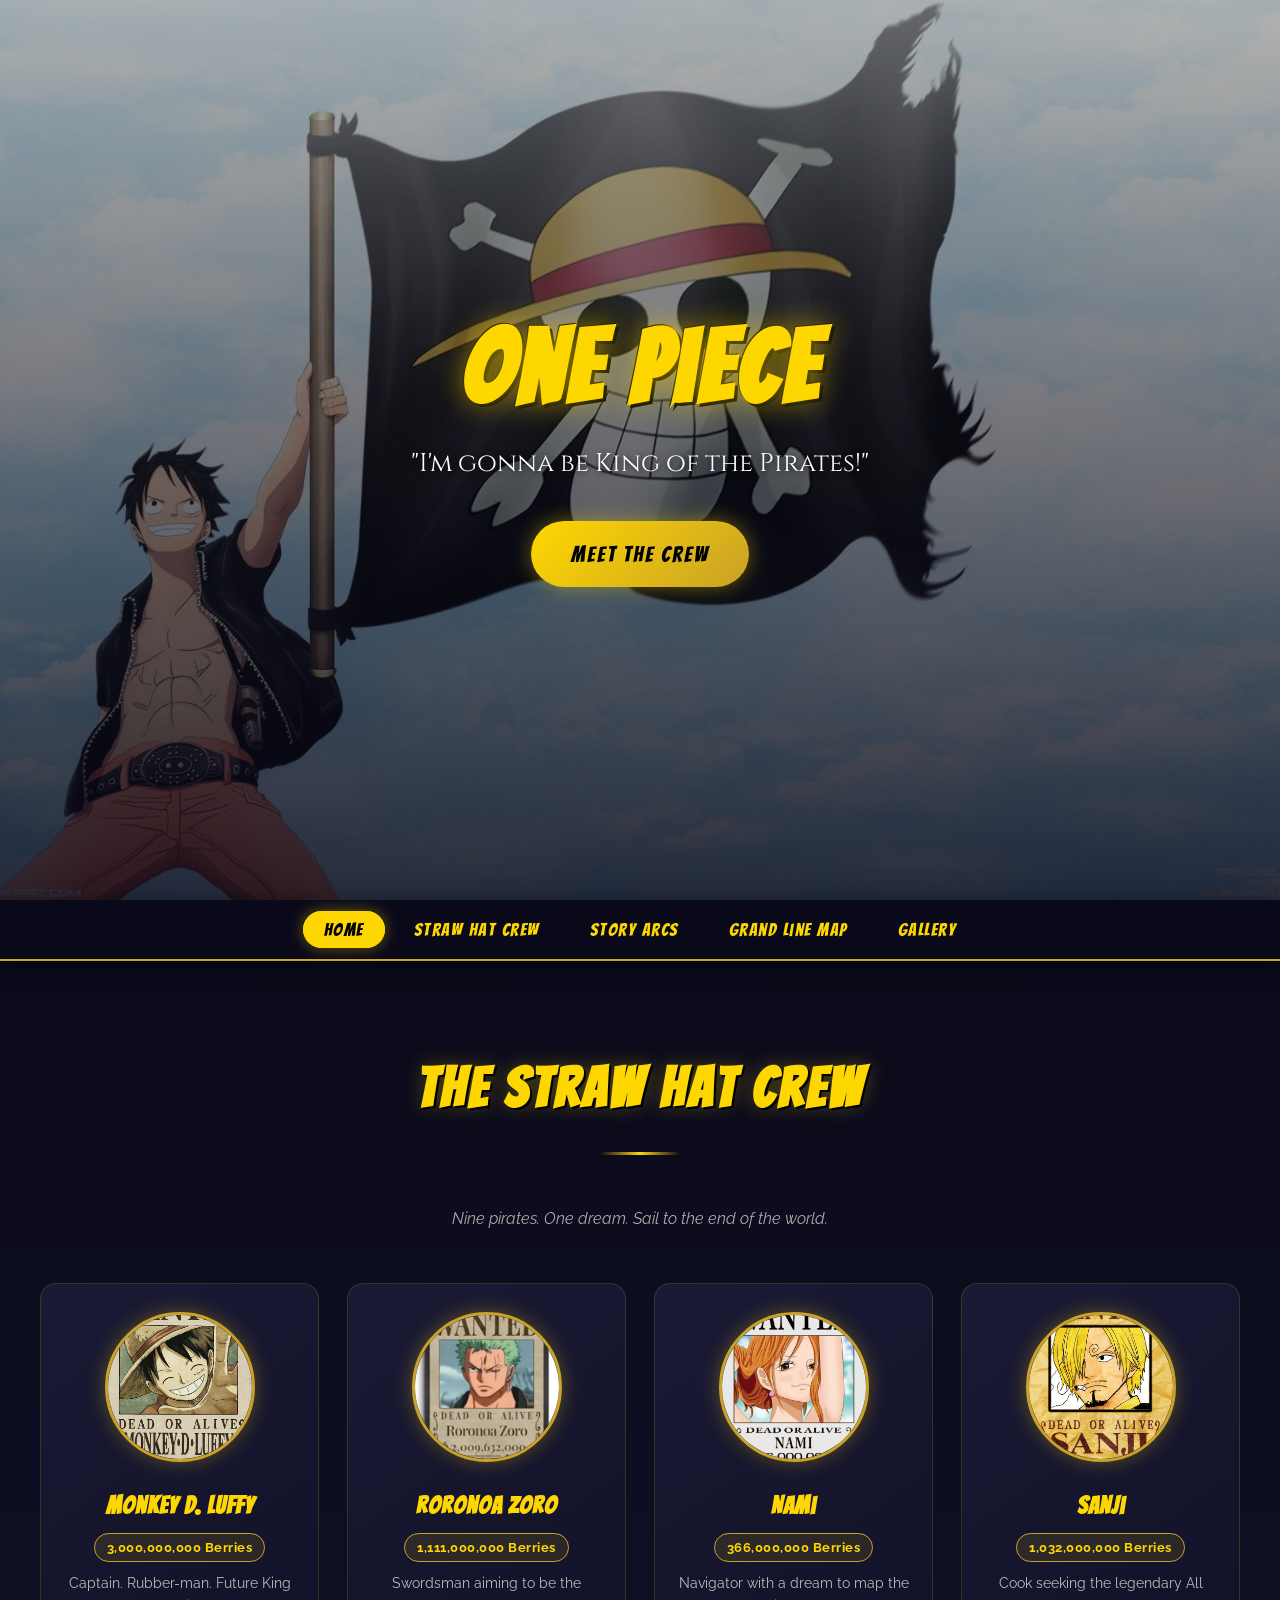
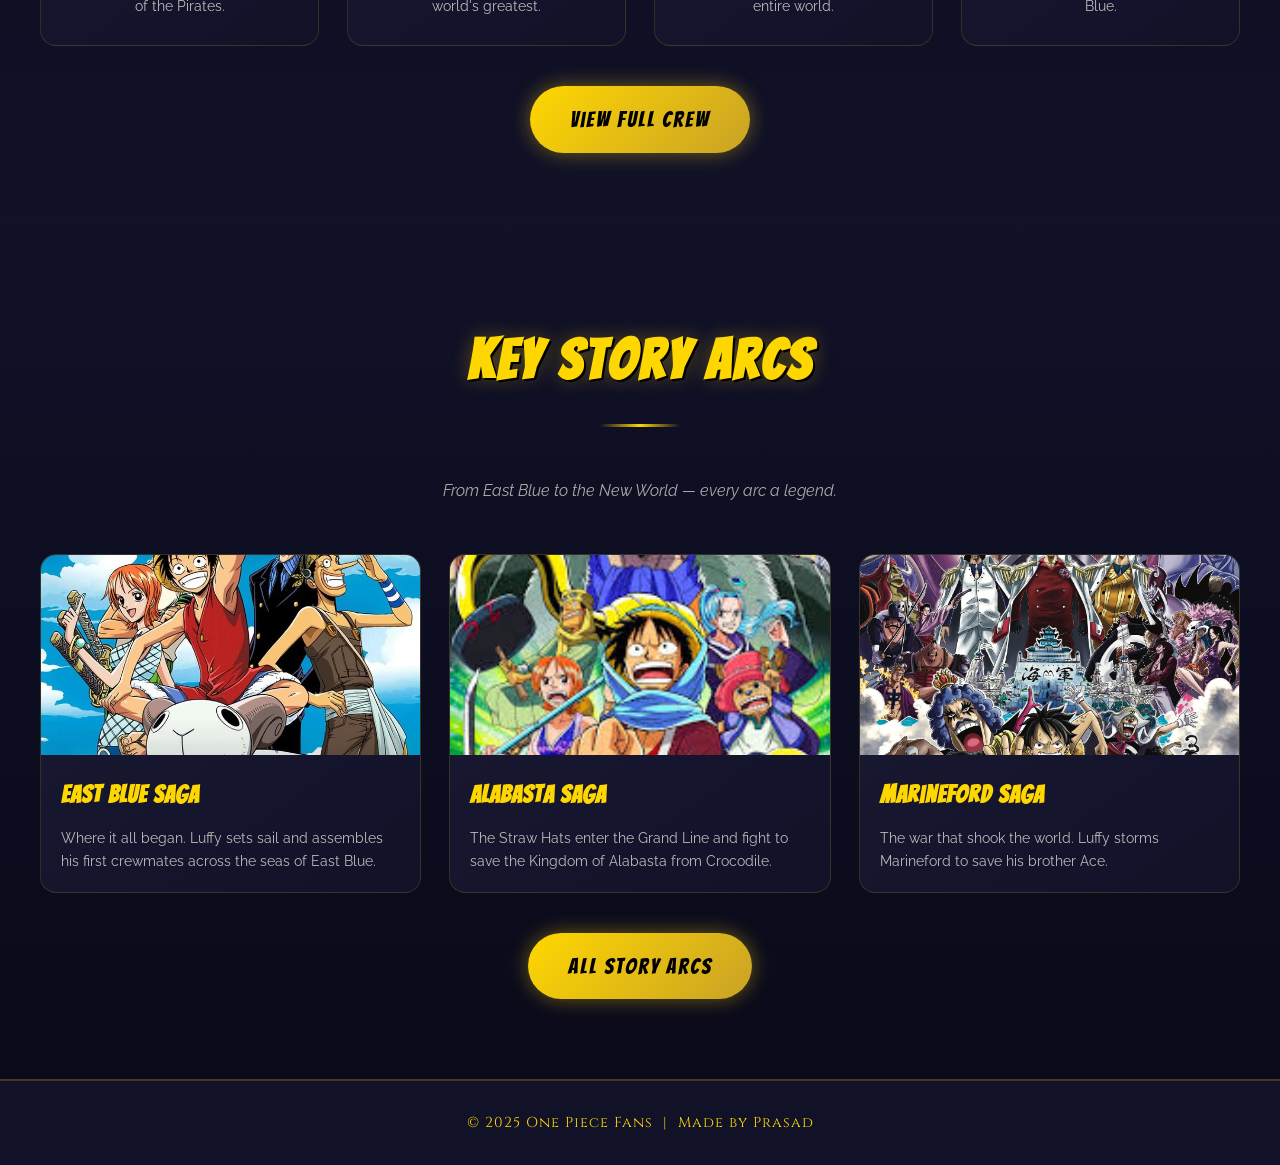
<file: index.html>
<!DOCTYPE html>
<html lang="en">
<head>
    <meta charset="UTF-8">
    <meta name="viewport" content="width=device-width, initial-scale=1.0">
    <title>One Piece — The Straw Hat Journey</title>
    <link rel="stylesheet" href="style.css">
</head>
<body>

  <header id="hero">
    <h1>One Piece</h1>
    <p>"I'm gonna be King of the Pirates!"</p>
    <a href="crew.html" class="hero-btn">Meet the Crew</a>
  </header>

  <nav>
    <ul>
      <li><a href="index.html" class="active">Home</a></li>
      <li><a href="crew.html">Straw Hat Crew</a></li>
      <li><a href="story-arcs.html">Story Arcs</a></li>
      <li><a href="grandlinemap.html">Grand Line Map</a></li>
      <li><a href="gallery.html">Gallery</a></li>
    </ul>
  </nav>

  <main>

    <section id="crew">
      <h2>The Straw Hat Crew</h2>
      <div class="section-divider"></div>
      <p class="section-subtitle">Nine pirates. One dream. Sail to the end of the world.</p>
      <div class="crew-container">
        <div class="crew-member">
          <img src="Luffy Bounty.jpg" alt="Monkey D. Luffy">
          <h3>Monkey D. Luffy</h3>
          <span class="bounty">3,000,000,000 Berries</span>
          <p>Captain. Rubber-man. Future King of the Pirates.</p>
        </div>
        <div class="crew-member">
          <img src="Zoro.webp" alt="Roronoa Zoro">
          <h3>Roronoa Zoro</h3>
          <span class="bounty">1,111,000,000 Berries</span>
          <p>Swordsman aiming to be the world's greatest.</p>
        </div>
        <div class="crew-member">
          <img src="Nami.jpg" alt="Nami">
          <h3>Nami</h3>
          <span class="bounty">366,000,000 Berries</span>
          <p>Navigator with a dream to map the entire world.</p>
        </div>
        <div class="crew-member">
          <img src="Sanji.jpg" alt="Sanji">
          <h3>Sanji</h3>
          <span class="bounty">1,032,000,000 Berries</span>
          <p>Cook seeking the legendary All Blue.</p>
        </div>
      </div>
      <a href="crew.html" class="hero-btn" style="margin-top:40px;display:inline-block;">View Full Crew</a>
    </section>

    <section id="arcs">
      <h2>Key Story Arcs</h2>
      <div class="section-divider"></div>
      <p class="section-subtitle">From East Blue to the New World — every arc a legend.</p>
      <div class="arcs-container">
        <div class="arc">
          <img src="Eastbluearc.webp" alt="East Blue Saga">
          <div class="arc-body">
            <h3>East Blue Saga</h3>
            <p>Where it all began. Luffy sets sail and assembles his first crewmates across the seas of East Blue.</p>
          </div>
        </div>
        <div class="arc">
          <img src="albasta.jpg" alt="Alabasta Saga">
          <div class="arc-body">
            <h3>Alabasta Saga</h3>
            <p>The Straw Hats enter the Grand Line and fight to save the Kingdom of Alabasta from Crocodile.</p>
          </div>
        </div>
        <div class="arc">
          <img src="Marinefold.jpg" alt="Marineford Saga">
          <div class="arc-body">
            <h3>Marineford Saga</h3>
            <p>The war that shook the world. Luffy storms Marineford to save his brother Ace.</p>
          </div>
        </div>
      </div>
      <a href="story-arcs.html" class="hero-btn" style="margin-top:40px;display:inline-block;">All Story Arcs</a>
    </section>

  </main>

  <footer>
    <p>&copy; 2025 One Piece Fans &nbsp;|&nbsp; Made by Prasad</p>
  </footer>

</body>
</html>
</file>
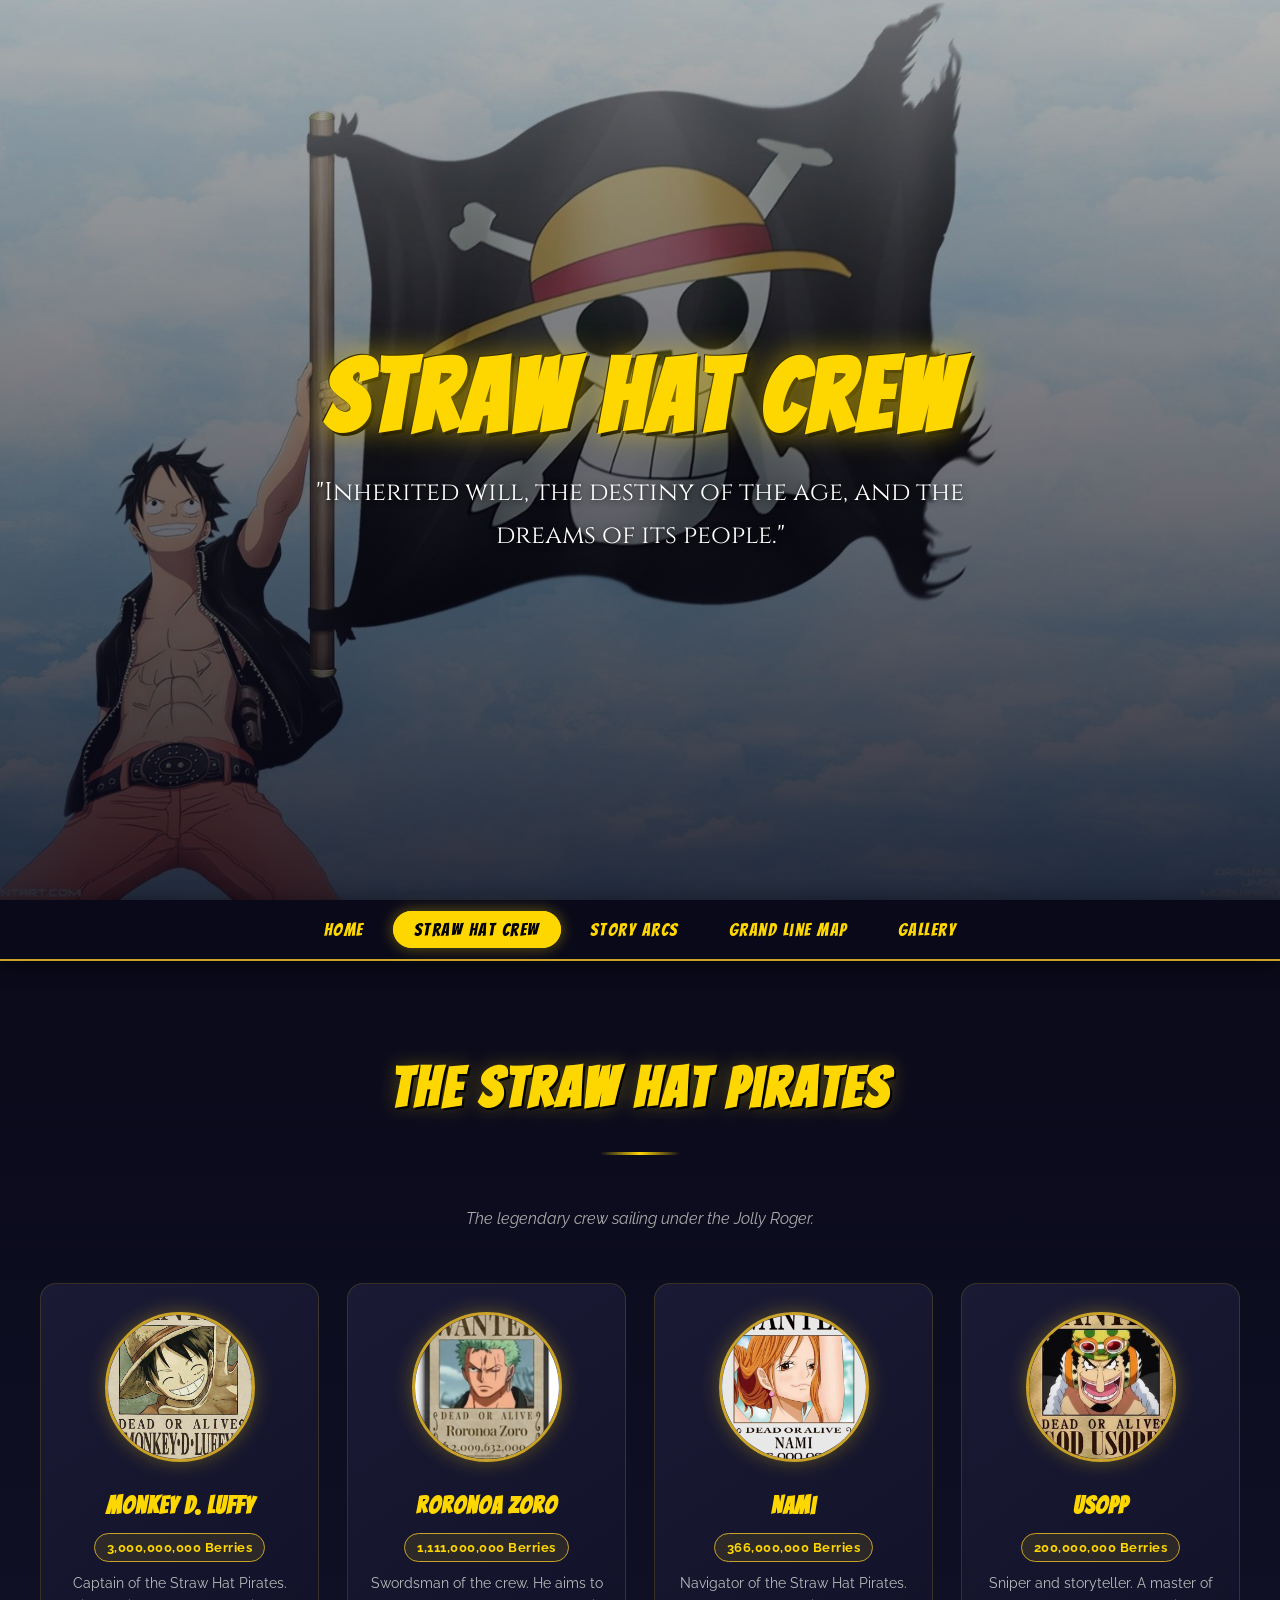
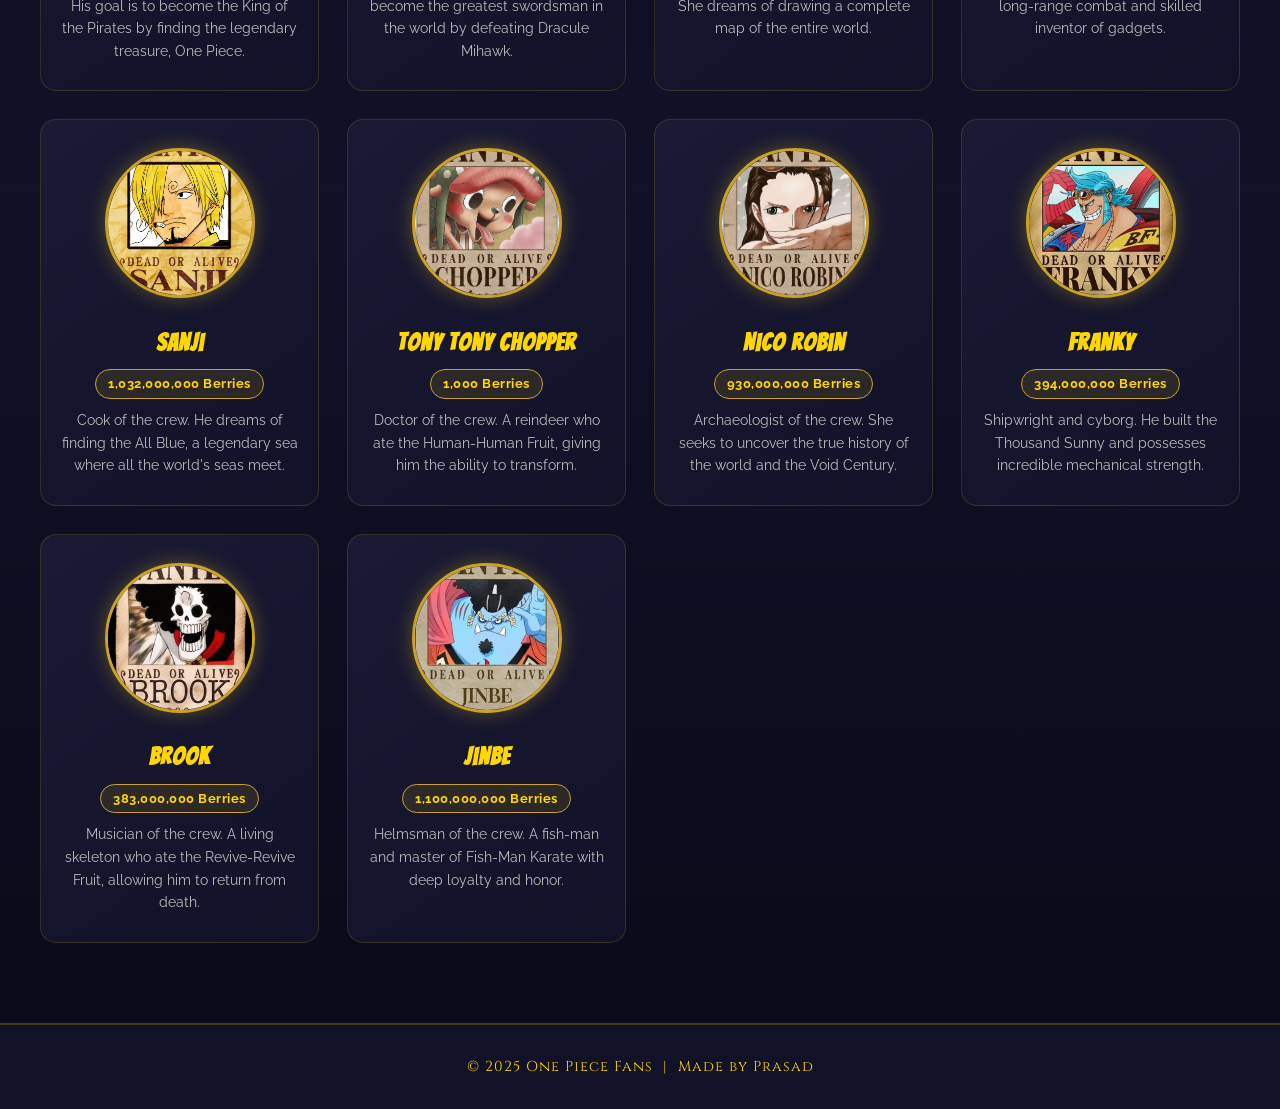
<file: crew.html>
<!DOCTYPE html>
<html lang="en">
<head>
    <meta charset="UTF-8">
    <meta name="viewport" content="width=device-width, initial-scale=1.0">
    <title>Straw Hat Crew — One Piece</title>
    <link rel="stylesheet" href="style.css">
</head>
<body>

  <header id="hero">
    <h1>Straw Hat Crew</h1>
    <p>"Inherited will, the destiny of the age, and the dreams of its people."</p>
  </header>

  <nav>
    <ul>
      <li><a href="index.html">Home</a></li>
      <li><a href="crew.html" class="active">Straw Hat Crew</a></li>
      <li><a href="story-arcs.html">Story Arcs</a></li>
      <li><a href="grandlinemap.html">Grand Line Map</a></li>
      <li><a href="gallery.html">Gallery</a></li>
    </ul>
  </nav>

  <main>
    <section id="crew">
      <h2>The Straw Hat Pirates</h2>
      <div class="section-divider"></div>
      <p class="section-subtitle">The legendary crew sailing under the Jolly Roger.</p>
      <div class="crew-container">

        <div class="crew-member">
          <img src="Luffy Bounty.jpg" alt="Monkey D. Luffy">
          <h3>Monkey D. Luffy</h3>
          <span class="bounty">3,000,000,000 Berries</span>
          <p>Captain of the Straw Hat Pirates. His goal is to become the King of the Pirates by finding the legendary treasure, One Piece.</p>
        </div>

        <div class="crew-member">
          <img src="Zoro.webp" alt="Roronoa Zoro">
          <h3>Roronoa Zoro</h3>
          <span class="bounty">1,111,000,000 Berries</span>
          <p>Swordsman of the crew. He aims to become the greatest swordsman in the world by defeating Dracule Mihawk.</p>
        </div>

        <div class="crew-member">
          <img src="Nami.jpg" alt="Nami">
          <h3>Nami</h3>
          <span class="bounty">366,000,000 Berries</span>
          <p>Navigator of the Straw Hat Pirates. She dreams of drawing a complete map of the entire world.</p>
        </div>

        <div class="crew-member">
          <img src="Ussop.jpg" alt="Usopp">
          <h3>Usopp</h3>
          <span class="bounty">200,000,000 Berries</span>
          <p>Sniper and storyteller. A master of long-range combat and skilled inventor of gadgets.</p>
        </div>

        <div class="crew-member">
          <img src="Sanji.jpg" alt="Sanji">
          <h3>Sanji</h3>
          <span class="bounty">1,032,000,000 Berries</span>
          <p>Cook of the crew. He dreams of finding the All Blue, a legendary sea where all the world's seas meet.</p>
        </div>

        <div class="crew-member">
          <img src="Chopper.jpg" alt="Tony Tony Chopper">
          <h3>Tony Tony Chopper</h3>
          <span class="bounty">1,000 Berries</span>
          <p>Doctor of the crew. A reindeer who ate the Human-Human Fruit, giving him the ability to transform.</p>
        </div>

        <div class="crew-member">
          <img src="Nico.jpg" alt="Nico Robin">
          <h3>Nico Robin</h3>
          <span class="bounty">930,000,000 Berries</span>
          <p>Archaeologist of the crew. She seeks to uncover the true history of the world and the Void Century.</p>
        </div>

        <div class="crew-member">
          <img src="franky.jpg" alt="Franky">
          <h3>Franky</h3>
          <span class="bounty">394,000,000 Berries</span>
          <p>Shipwright and cyborg. He built the Thousand Sunny and possesses incredible mechanical strength.</p>
        </div>

        <div class="crew-member">
          <img src="Brook.jpg" alt="Brook">
          <h3>Brook</h3>
          <span class="bounty">383,000,000 Berries</span>
          <p>Musician of the crew. A living skeleton who ate the Revive-Revive Fruit, allowing him to return from death.</p>
        </div>

        <div class="crew-member">
          <img src="Jinbei.jpg" alt="Jinbe">
          <h3>Jinbe</h3>
          <span class="bounty">1,100,000,000 Berries</span>
          <p>Helmsman of the crew. A fish-man and master of Fish-Man Karate with deep loyalty and honor.</p>
        </div>

      </div>
    </section>
  </main>

  <footer>
    <p>&copy; 2025 One Piece Fans &nbsp;|&nbsp; Made by Prasad</p>
  </footer>

</body>
</html>
</file>
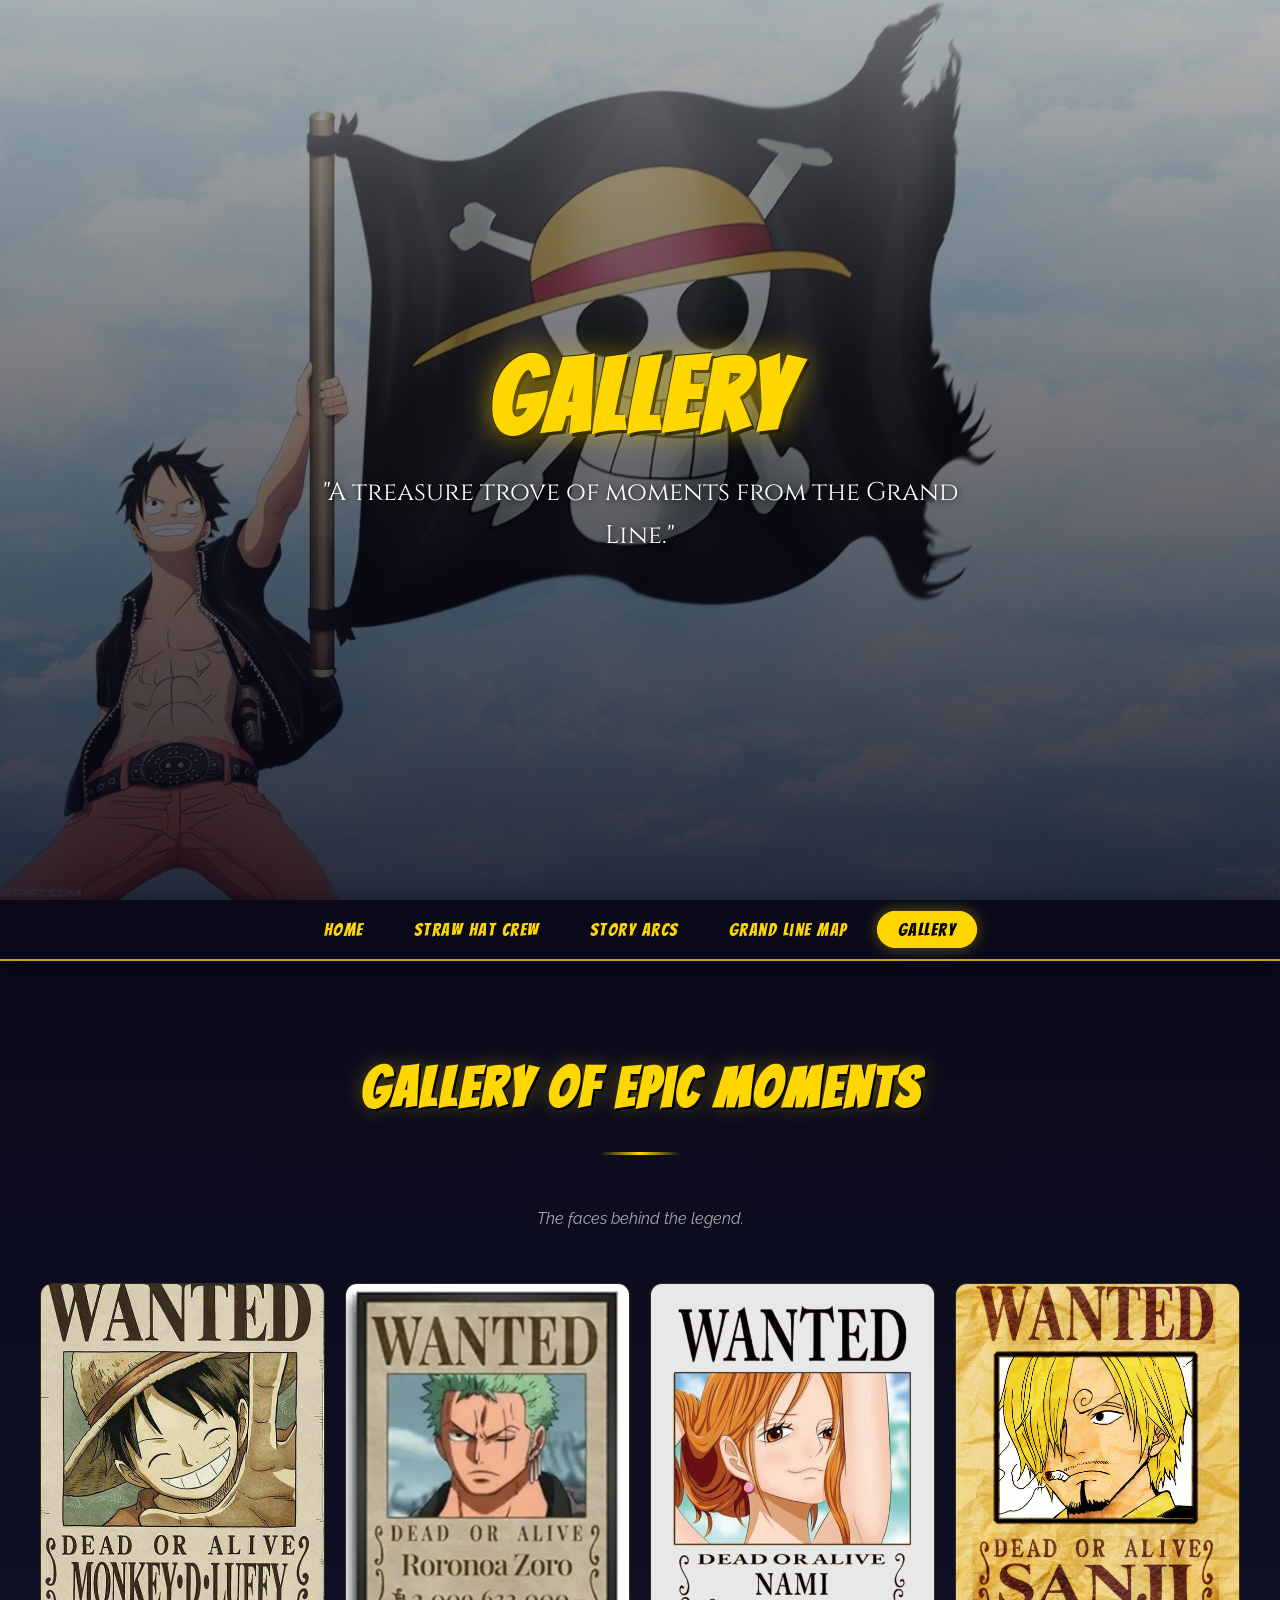
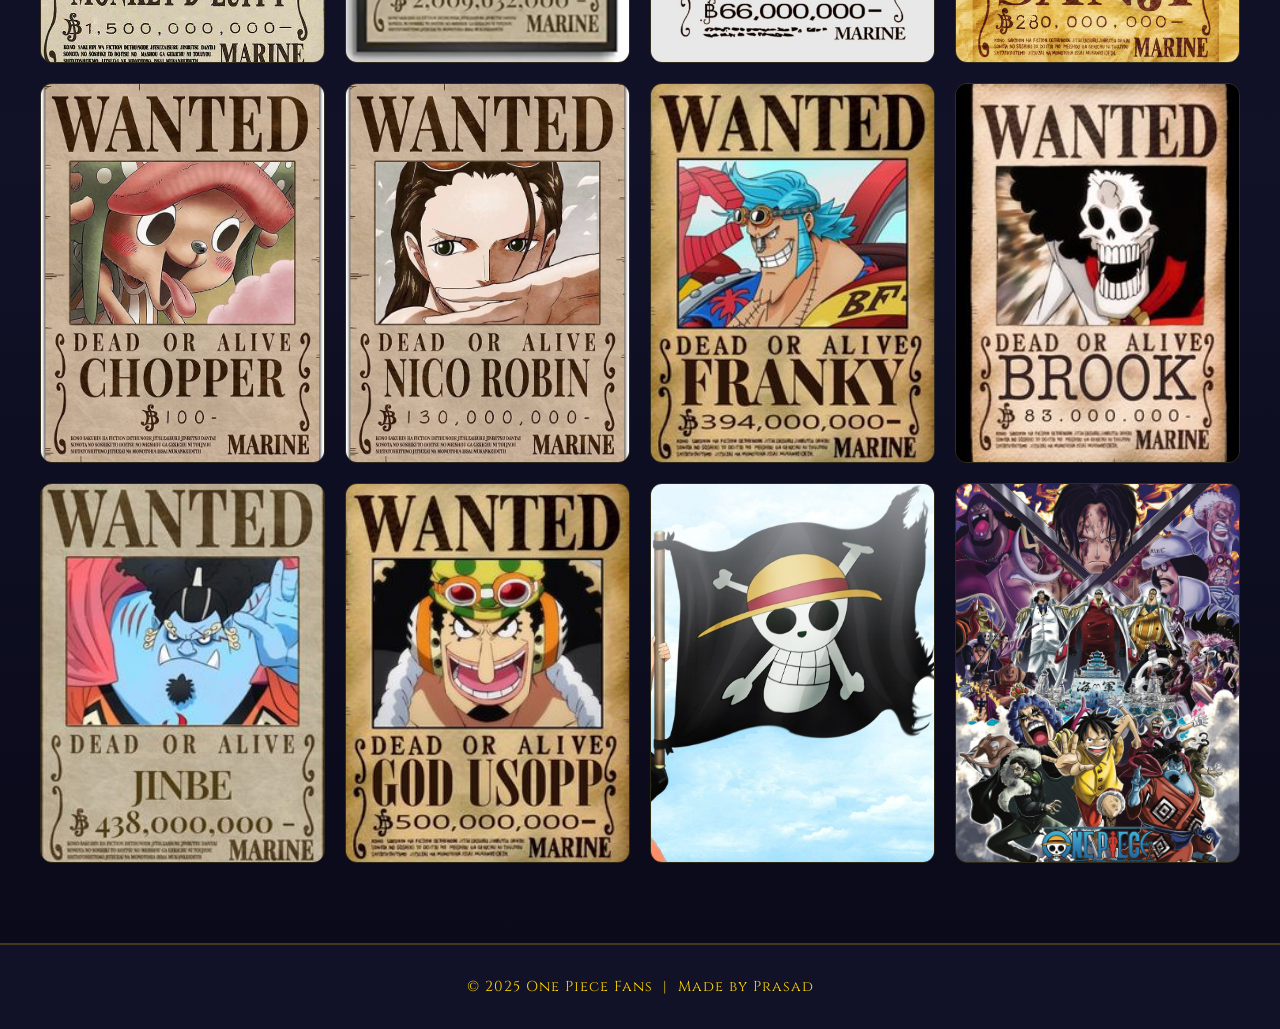
<file: gallery.html>
<!DOCTYPE html>
<html lang="en">
<head>
    <meta charset="UTF-8">
    <meta name="viewport" content="width=device-width, initial-scale=1.0">
    <title>Gallery — One Piece</title>
    <link rel="stylesheet" href="style.css">
</head>
<body>

  <header id="gallery-hero">
    <h1>Gallery</h1>
    <p>"A treasure trove of moments from the Grand Line."</p>
  </header>

  <nav>
    <ul>
      <li><a href="index.html">Home</a></li>
      <li><a href="crew.html">Straw Hat Crew</a></li>
      <li><a href="story-arcs.html">Story Arcs</a></li>
      <li><a href="grandlinemap.html">Grand Line Map</a></li>
      <li><a href="gallery.html" class="active">Gallery</a></li>
    </ul>
  </nav>

  <main>
    <section id="gallery">
      <h2>Gallery of Epic Moments</h2>
      <div class="section-divider"></div>
      <p class="section-subtitle">The faces behind the legend.</p>
      <div class="gallery-container">

        <div class="gallery-item">
          <img src="Luffy Bounty.jpg" alt="Monkey D. Luffy">
          <div class="overlay"><p>Monkey D. Luffy</p></div>
        </div>

        <div class="gallery-item">
          <img src="Zoro.webp" alt="Roronoa Zoro">
          <div class="overlay"><p>Roronoa Zoro</p></div>
        </div>

        <div class="gallery-item">
          <img src="Nami.jpg" alt="Nami">
          <div class="overlay"><p>Nami</p></div>
        </div>

        <div class="gallery-item">
          <img src="Sanji.jpg" alt="Sanji">
          <div class="overlay"><p>Sanji</p></div>
        </div>

        <div class="gallery-item">
          <img src="Chopper.jpg" alt="Tony Tony Chopper">
          <div class="overlay"><p>Tony Tony Chopper</p></div>
        </div>

        <div class="gallery-item">
          <img src="Nico.jpg" alt="Nico Robin">
          <div class="overlay"><p>Nico Robin</p></div>
        </div>

        <div class="gallery-item">
          <img src="franky.jpg" alt="Franky">
          <div class="overlay"><p>Franky</p></div>
        </div>

        <div class="gallery-item">
          <img src="Brook.jpg" alt="Brook">
          <div class="overlay"><p>Brook</p></div>
        </div>

        <div class="gallery-item">
          <img src="Jinbei.jpg" alt="Jinbe">
          <div class="overlay"><p>Jinbe</p></div>
        </div>

        <div class="gallery-item">
          <img src="Ussop.jpg" alt="Usopp">
          <div class="overlay"><p>Usopp</p></div>
        </div>

        <div class="gallery-item">
          <img src="jollyRoger.jpg" alt="Jolly Roger">
          <div class="overlay"><p>Jolly Roger</p></div>
        </div>

        <div class="gallery-item">
          <img src="Marinefold.jpg" alt="Marineford War">
          <div class="overlay"><p>Marineford War</p></div>
        </div>

      </div>
    </section>
  </main>

  <footer>
    <p>&copy; 2025 One Piece Fans &nbsp;|&nbsp; Made by Prasad</p>
  </footer>

</body>
</html>
</file>
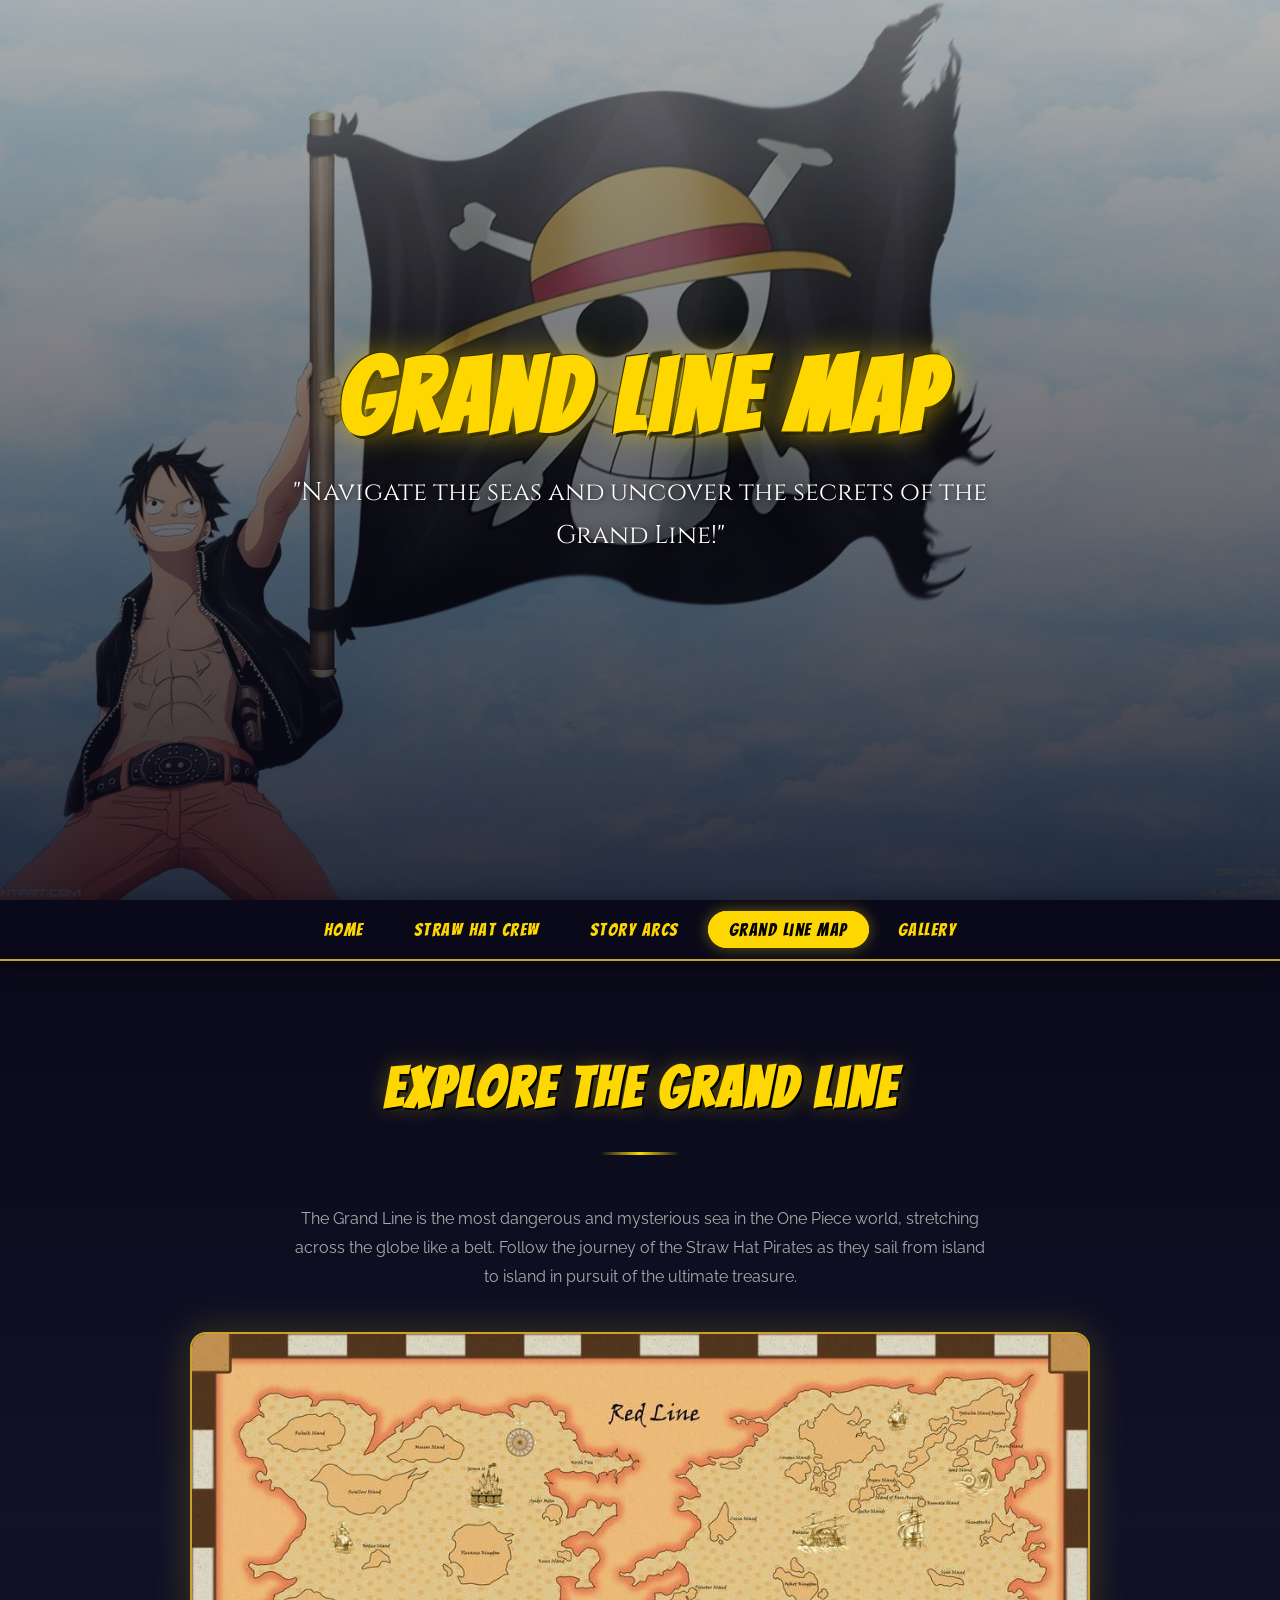
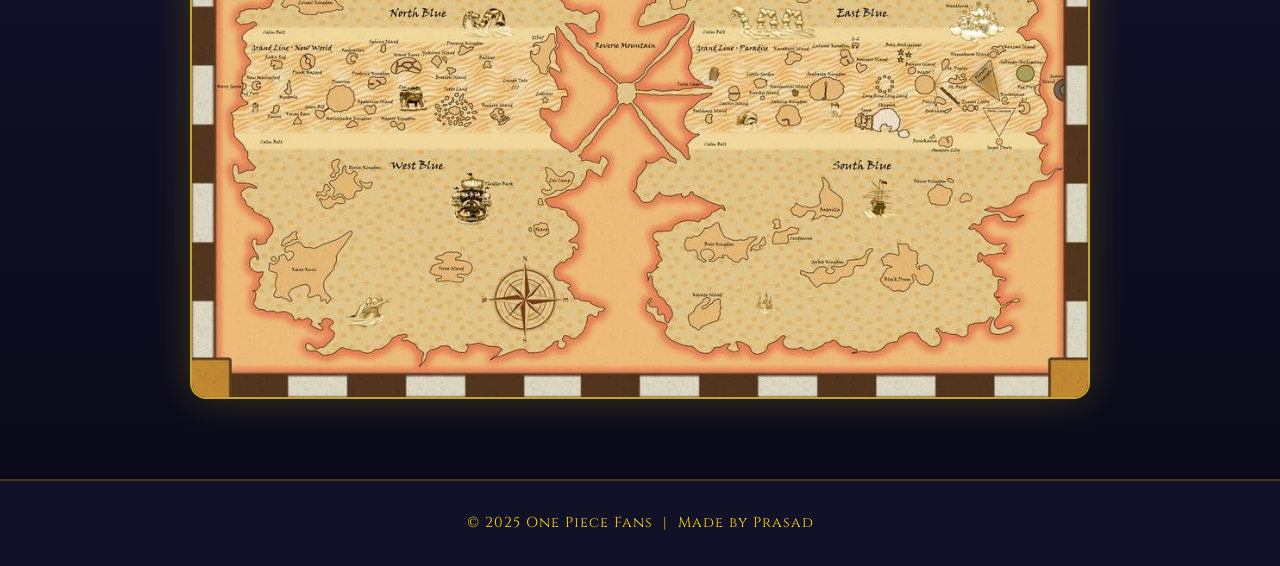
<file: grandlinemap.html>
<!DOCTYPE html>
<html lang="en">
<head>
    <meta charset="UTF-8">
    <meta name="viewport" content="width=device-width, initial-scale=1.0">
    <title>Grand Line Map — One Piece</title>
    <link rel="stylesheet" href="style.css">
</head>
<body>

  <header id="grandline-hero">
    <h1>Grand Line Map</h1>
    <p>"Navigate the seas and uncover the secrets of the Grand Line!"</p>
  </header>

  <nav>
    <ul>
      <li><a href="index.html">Home</a></li>
      <li><a href="crew.html">Straw Hat Crew</a></li>
      <li><a href="story-arcs.html">Story Arcs</a></li>
      <li><a href="grandlinemap.html" class="active">Grand Line Map</a></li>
      <li><a href="gallery.html">Gallery</a></li>
    </ul>
  </nav>

  <main>
    <section id="grand-line-map">
      <h2>Explore the Grand Line</h2>
      <div class="section-divider"></div>
      <p class="map-description">
        The Grand Line is the most dangerous and mysterious sea in the One Piece world,
        stretching across the globe like a belt. Follow the journey of the Straw Hat Pirates
        as they sail from island to island in pursuit of the ultimate treasure.
      </p>
      <div class="map-container">
        <img src="Map.jpg" alt="Grand Line Map">
      </div>
    </section>
  </main>

  <footer>
    <p>&copy; 2025 One Piece Fans &nbsp;|&nbsp; Made by Prasad</p>
  </footer>

</body>
</html>
</file>
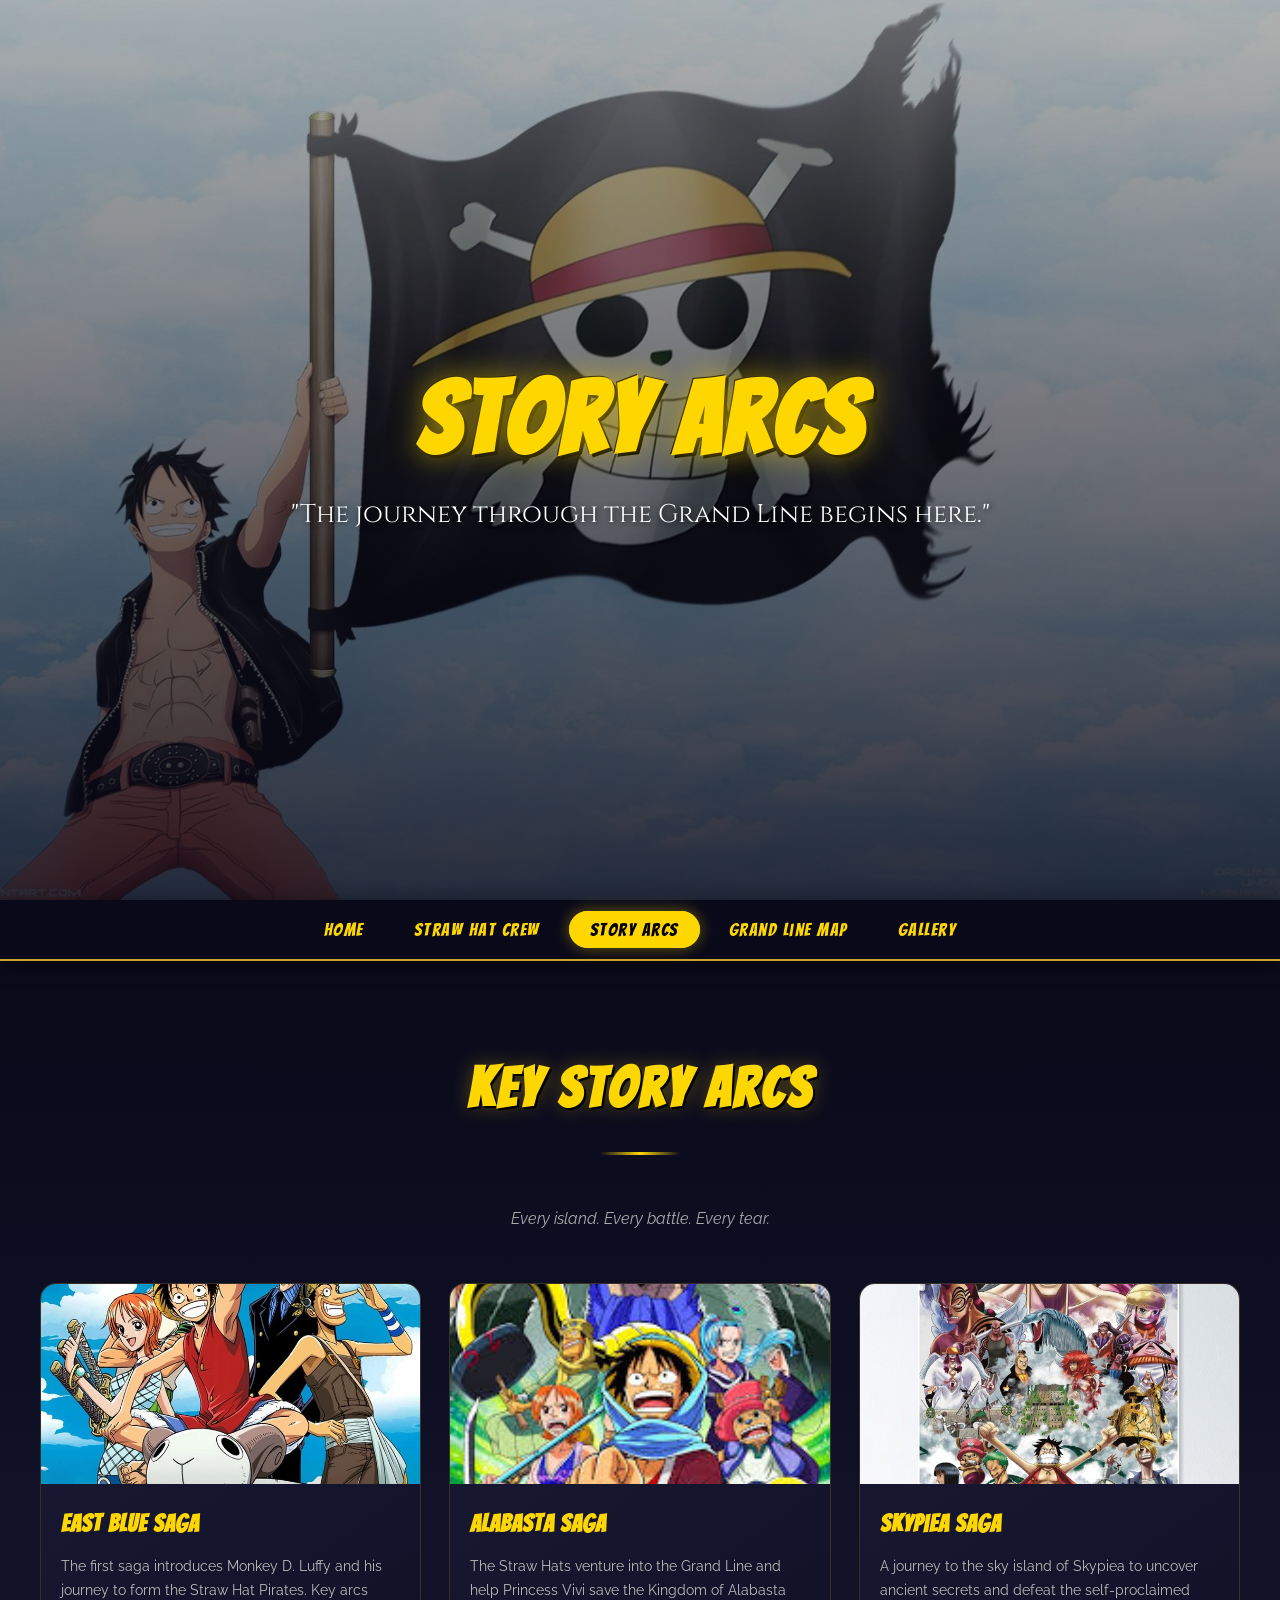
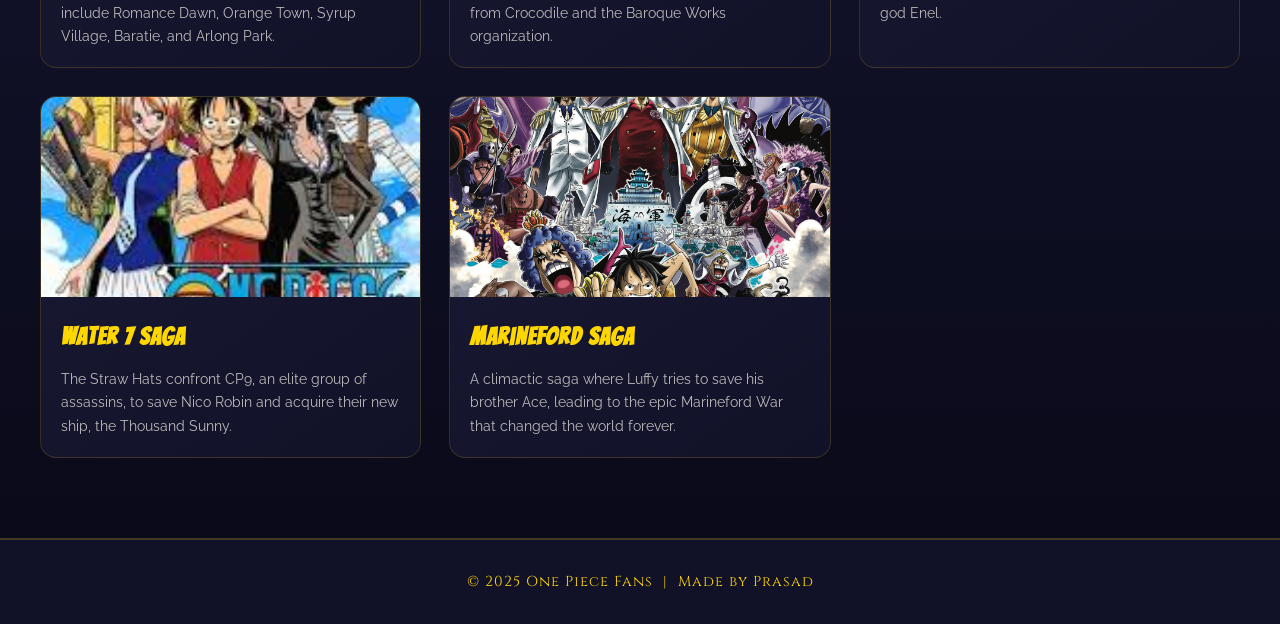
<file: story-arcs.html>
<!DOCTYPE html>
<html lang="en">
<head>
    <meta charset="UTF-8">
    <meta name="viewport" content="width=device-width, initial-scale=1.0">
    <title>Story Arcs — One Piece</title>
    <link rel="stylesheet" href="style.css">
</head>
<body>

  <header id="story-arcs-hero">
    <h1>Story Arcs</h1>
    <p>"The journey through the Grand Line begins here."</p>
  </header>

  <nav>
    <ul>
      <li><a href="index.html">Home</a></li>
      <li><a href="crew.html">Straw Hat Crew</a></li>
      <li><a href="story-arcs.html" class="active">Story Arcs</a></li>
      <li><a href="grandlinemap.html">Grand Line Map</a></li>
      <li><a href="gallery.html">Gallery</a></li>
    </ul>
  </nav>

  <main>
    <section id="story-arcs">
      <h2>Key Story Arcs</h2>
      <div class="section-divider"></div>
      <p class="section-subtitle">Every island. Every battle. Every tear.</p>
      <div class="arcs-container">

        <div class="arc">
          <img src="Eastbluearc.webp" alt="East Blue Saga">
          <div class="arc-body">
            <h3>East Blue Saga</h3>
            <p>The first saga introduces Monkey D. Luffy and his journey to form the Straw Hat Pirates. Key arcs include Romance Dawn, Orange Town, Syrup Village, Baratie, and Arlong Park.</p>
          </div>
        </div>

        <div class="arc">
          <img src="albasta.jpg" alt="Alabasta Saga">
          <div class="arc-body">
            <h3>Alabasta Saga</h3>
            <p>The Straw Hats venture into the Grand Line and help Princess Vivi save the Kingdom of Alabasta from Crocodile and the Baroque Works organization.</p>
          </div>
        </div>

        <div class="arc">
          <img src="skypia.jpg" alt="Skypiea Saga">
          <div class="arc-body">
            <h3>Skypiea Saga</h3>
            <p>A journey to the sky island of Skypiea to uncover ancient secrets and defeat the self-proclaimed god Enel.</p>
          </div>
        </div>

        <div class="arc">
          <img src="water7.jpg" alt="Water 7 Saga">
          <div class="arc-body">
            <h3>Water 7 Saga</h3>
            <p>The Straw Hats confront CP9, an elite group of assassins, to save Nico Robin and acquire their new ship, the Thousand Sunny.</p>
          </div>
        </div>

        <div class="arc">
          <img src="Marinefold.jpg" alt="Marineford Saga">
          <div class="arc-body">
            <h3>Marineford Saga</h3>
            <p>A climactic saga where Luffy tries to save his brother Ace, leading to the epic Marineford War that changed the world forever.</p>
          </div>
        </div>

      </div>
    </section>
  </main>

  <footer>
    <p>&copy; 2025 One Piece Fans &nbsp;|&nbsp; Made by Prasad</p>
  </footer>

</body>
</html>
</file>
<file: style.css>
@import url('https://fonts.googleapis.com/css2?family=Bangers&family=Cinzel:wght@400;700;900&family=Raleway:wght@300;400;600;700&display=swap');

* {
    margin: 0;
    padding: 0;
    box-sizing: border-box;
}

:root {
    --gold: #ffd700;
    --gold-dark: #c9a227;
    --red: #cc0000;
    --dark: #0a0a1a;
    --dark2: #111128;
    --dark3: #1a1a35;
    --text: #e8e8f0;
}

html { scroll-behavior: smooth; }

body {
    font-family: 'Raleway', sans-serif;
    background-color: var(--dark);
    color: var(--text);
    line-height: 1.7;
    overflow-x: hidden;
}

/* ── SCROLLBAR ── */
::-webkit-scrollbar { width: 8px; }
::-webkit-scrollbar-track { background: var(--dark2); }
::-webkit-scrollbar-thumb { background: var(--gold-dark); border-radius: 4px; }

/* ── HERO ── */
#hero, #story-arcs-hero, #gallery-hero, #grandline-hero {
    position: relative;
    display: flex;
    flex-direction: column;
    justify-content: center;
    align-items: center;
    text-align: center;
    min-height: 100vh;
    padding: 40px 20px;
    background: url('jollyRoger.jpg') no-repeat center center / cover;
    overflow: hidden;
}

#hero::before, #story-arcs-hero::before, #gallery-hero::before, #grandline-hero::before {
    content: '';
    position: absolute;
    inset: 0;
    background: linear-gradient(to bottom, rgba(0,0,0,0.3) 0%, rgba(10,10,26,0.85) 100%);
}

#hero > *, #story-arcs-hero > *, #gallery-hero > *, #grandline-hero > * {
    position: relative;
    z-index: 1;
}

#hero h1, #story-arcs-hero h1, #gallery-hero h1, #grandline-hero h1 {
    font-family: 'Bangers', cursive;
    font-size: clamp(3rem, 8vw, 7rem);
    color: var(--gold);
    letter-spacing: 4px;
    text-shadow: 0 0 30px rgba(255,215,0,0.6), 3px 3px 0 #000, -1px -1px 0 #000;
    animation: heroTitle 1s ease-out;
    line-height: 1.1;
}

#hero p, #story-arcs-hero p, #gallery-hero p, #grandline-hero p {
    font-family: 'Cinzel', serif;
    font-size: clamp(1rem, 2.5vw, 1.6rem);
    color: #fff;
    margin-top: 16px;
    text-shadow: 1px 1px 6px rgba(0,0,0,0.8);
    animation: heroSub 1.2s ease-out;
    max-width: 700px;
}

.hero-btn {
    display: inline-block;
    margin-top: 36px;
    padding: 14px 40px;
    background: linear-gradient(135deg, var(--gold), var(--gold-dark));
    color: #000;
    font-family: 'Bangers', cursive;
    font-size: 1.4rem;
    letter-spacing: 2px;
    border-radius: 50px;
    text-decoration: none;
    box-shadow: 0 0 20px rgba(255,215,0,0.4);
    transition: transform 0.3s, box-shadow 0.3s;
    animation: heroSub 1.4s ease-out;
}

.hero-btn:hover {
    transform: translateY(-4px) scale(1.05);
    box-shadow: 0 0 40px rgba(255,215,0,0.7);
}

@keyframes heroTitle {
    from { opacity: 0; transform: translateY(-40px); }
    to   { opacity: 1; transform: translateY(0); }
}
@keyframes heroSub {
    from { opacity: 0; transform: translateY(30px); }
    to   { opacity: 1; transform: translateY(0); }
}

/* ── NAV ── */
nav {
    position: sticky;
    top: 0;
    z-index: 1000;
    background: rgba(10, 10, 26, 0.95);
    backdrop-filter: blur(12px);
    border-bottom: 2px solid var(--gold-dark);
    box-shadow: 0 4px 20px rgba(0,0,0,0.5);
}

nav ul {
    list-style: none;
    display: flex;
    justify-content: center;
    flex-wrap: wrap;
    gap: 8px;
    padding: 14px 20px;
}

nav a {
    text-decoration: none;
    color: var(--gold);
    font-family: 'Bangers', cursive;
    font-size: 1.15rem;
    letter-spacing: 1.5px;
    padding: 8px 20px;
    border-radius: 30px;
    border: 1px solid transparent;
    transition: all 0.3s;
}

nav a:hover, nav a.active {
    background: var(--gold);
    color: #000;
    border-color: var(--gold);
    box-shadow: 0 0 15px rgba(255,215,0,0.4);
}

/* ── SECTIONS ── */
section {
    padding: 80px 40px;
    text-align: center;
}

main {
    background: linear-gradient(180deg, var(--dark) 0%, var(--dark2) 50%, var(--dark) 100%);
}

h2 {
    font-family: 'Bangers', cursive;
    font-size: clamp(2rem, 5vw, 3.5rem);
    color: var(--gold);
    letter-spacing: 3px;
    margin-bottom: 12px;
    text-shadow: 2px 2px 0 #000, 0 0 20px rgba(255,215,0,0.3);
}

.section-subtitle {
    color: #aaa;
    font-size: 1rem;
    margin-bottom: 50px;
    font-style: italic;
}

.section-divider {
    width: 80px;
    height: 3px;
    background: linear-gradient(90deg, transparent, var(--gold), transparent);
    margin: 16px auto 50px;
    border-radius: 2px;
}

/* ── CREW CARDS ── */
.crew-container {
    display: grid;
    grid-template-columns: repeat(auto-fill, minmax(240px, 1fr));
    gap: 28px;
    max-width: 1200px;
    margin: 0 auto;
}

.crew-member {
    background: linear-gradient(145deg, var(--dark3), var(--dark2));
    border: 1px solid rgba(255,215,0,0.15);
    border-radius: 16px;
    padding: 28px 20px;
    text-align: center;
    transition: transform 0.3s, box-shadow 0.3s, border-color 0.3s;
    position: relative;
    overflow: hidden;
}

.crew-member::before {
    content: '';
    position: absolute;
    inset: 0;
    background: linear-gradient(135deg, rgba(255,215,0,0.05), transparent);
    opacity: 0;
    transition: opacity 0.3s;
}

.crew-member:hover {
    transform: translateY(-8px);
    box-shadow: 0 20px 40px rgba(0,0,0,0.5), 0 0 20px rgba(255,215,0,0.15);
    border-color: rgba(255,215,0,0.5);
}

.crew-member:hover::before { opacity: 1; }

.crew-member img {
    width: 150px;
    height: 150px;
    border-radius: 50%;
    object-fit: cover;
    border: 3px solid var(--gold-dark);
    box-shadow: 0 0 20px rgba(255,215,0,0.3);
    margin-bottom: 16px;
    transition: transform 0.3s, box-shadow 0.3s;
}

.crew-member:hover img {
    transform: scale(1.08);
    box-shadow: 0 0 30px rgba(255,215,0,0.5);
}

.crew-member h3 {
    font-family: 'Bangers', cursive;
    font-size: 1.5rem;
    color: var(--gold);
    letter-spacing: 1px;
    margin-bottom: 6px;
}

.crew-member .bounty {
    display: inline-block;
    background: rgba(255,215,0,0.1);
    border: 1px solid var(--gold-dark);
    color: var(--gold);
    font-size: 0.8rem;
    font-weight: 700;
    padding: 3px 12px;
    border-radius: 20px;
    margin-bottom: 10px;
    letter-spacing: 0.5px;
}

.crew-member p {
    font-size: 0.88rem;
    color: #bbb;
    line-height: 1.6;
}

/* ── STORY ARCS ── */
.arcs-container {
    display: grid;
    grid-template-columns: repeat(auto-fill, minmax(280px, 1fr));
    gap: 28px;
    max-width: 1200px;
    margin: 0 auto;
}

.arc {
    background: linear-gradient(145deg, var(--dark3), var(--dark2));
    border: 1px solid rgba(255,215,0,0.15);
    border-radius: 16px;
    overflow: hidden;
    transition: transform 0.3s, box-shadow 0.3s, border-color 0.3s;
}

.arc:hover {
    transform: translateY(-8px);
    box-shadow: 0 20px 40px rgba(0,0,0,0.5), 0 0 20px rgba(255,215,0,0.15);
    border-color: rgba(255,215,0,0.5);
}

.arc img {
    width: 100%;
    height: 200px;
    object-fit: cover;
    display: block;
    transition: transform 0.4s;
}

.arc:hover img { transform: scale(1.05); }

.arc-body {
    padding: 20px;
    text-align: left;
}

.arc h3 {
    font-family: 'Bangers', cursive;
    font-size: 1.5rem;
    color: var(--gold);
    letter-spacing: 1px;
    margin-bottom: 10px;
}

.arc p {
    font-size: 0.9rem;
    color: #bbb;
    line-height: 1.6;
}

/* ── GALLERY ── */
.gallery-container {
    display: grid;
    grid-template-columns: repeat(auto-fill, minmax(260px, 1fr));
    gap: 20px;
    max-width: 1200px;
    margin: 0 auto;
}

.gallery-item {
    position: relative;
    border-radius: 12px;
    overflow: hidden;
    border: 1px solid rgba(255,215,0,0.15);
    cursor: pointer;
    aspect-ratio: 3/4;
}

.gallery-item img {
    width: 100%;
    height: 100%;
    object-fit: cover;
    display: block;
    transition: transform 0.4s;
}

.gallery-item:hover img { transform: scale(1.1); }

.gallery-item .overlay {
    position: absolute;
    inset: 0;
    background: linear-gradient(to top, rgba(0,0,0,0.85) 0%, transparent 60%);
    display: flex;
    align-items: flex-end;
    padding: 20px;
    opacity: 0;
    transition: opacity 0.3s;
}

.gallery-item:hover .overlay { opacity: 1; }

.gallery-item .overlay p {
    font-family: 'Bangers', cursive;
    font-size: 1.4rem;
    color: var(--gold);
    letter-spacing: 1px;
}

/* ── MAP ── */
.map-container {
    max-width: 900px;
    margin: 0 auto;
    border-radius: 16px;
    overflow: hidden;
    border: 2px solid var(--gold-dark);
    box-shadow: 0 0 40px rgba(255,215,0,0.2);
}

.map-container img {
    width: 100%;
    height: auto;
    display: block;
    transition: transform 0.4s;
}

.map-container:hover img { transform: scale(1.02); }

.map-description {
    max-width: 700px;
    margin: 0 auto 40px;
    color: #aaa;
    font-size: 1rem;
    line-height: 1.8;
}

/* ── FOOTER ── */
footer {
    text-align: center;
    padding: 30px 20px;
    background: var(--dark2);
    border-top: 2px solid rgba(255,215,0,0.2);
    color: var(--gold);
    font-family: 'Cinzel', serif;
    font-size: 0.9rem;
    letter-spacing: 1px;
}

/* ── RESPONSIVE ── */
@media (max-width: 600px) {
    section { padding: 60px 20px; }
    .crew-container, .arcs-container, .gallery-container { grid-template-columns: 1fr; }
}
</file>
